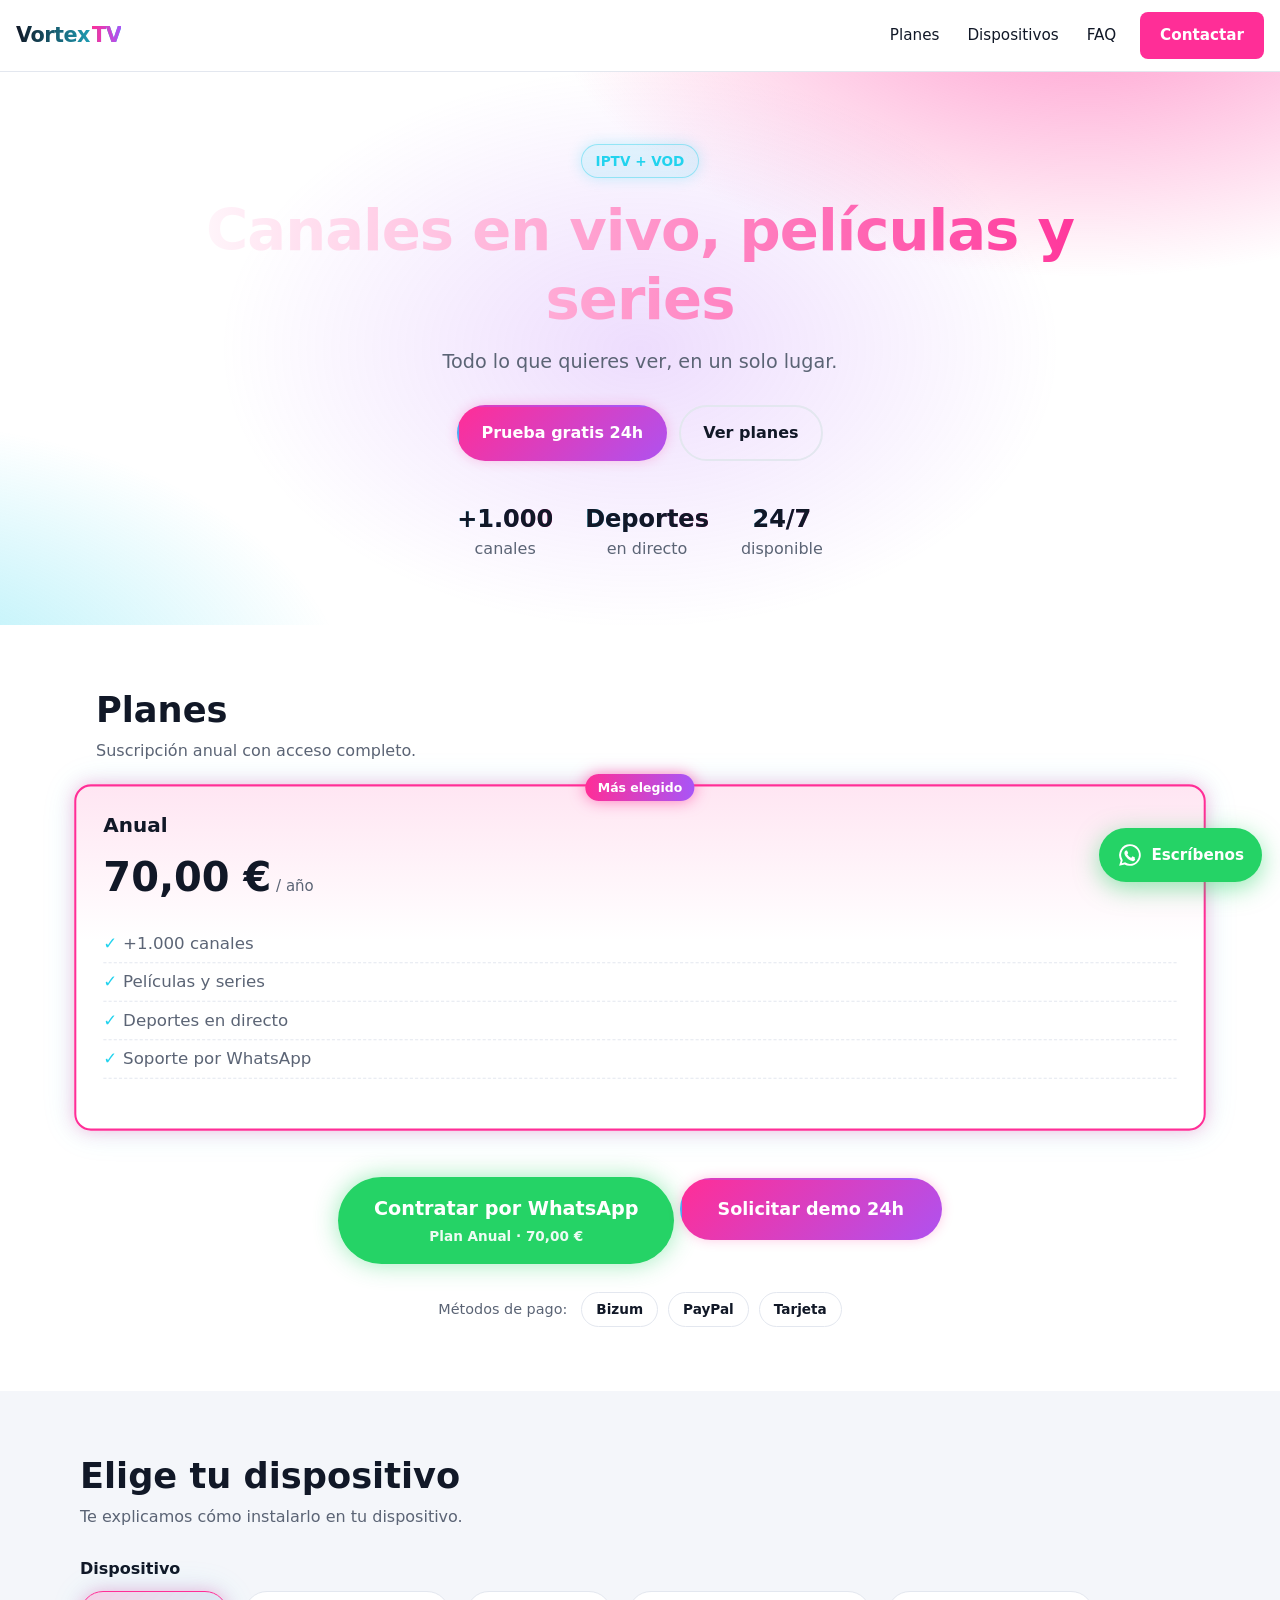
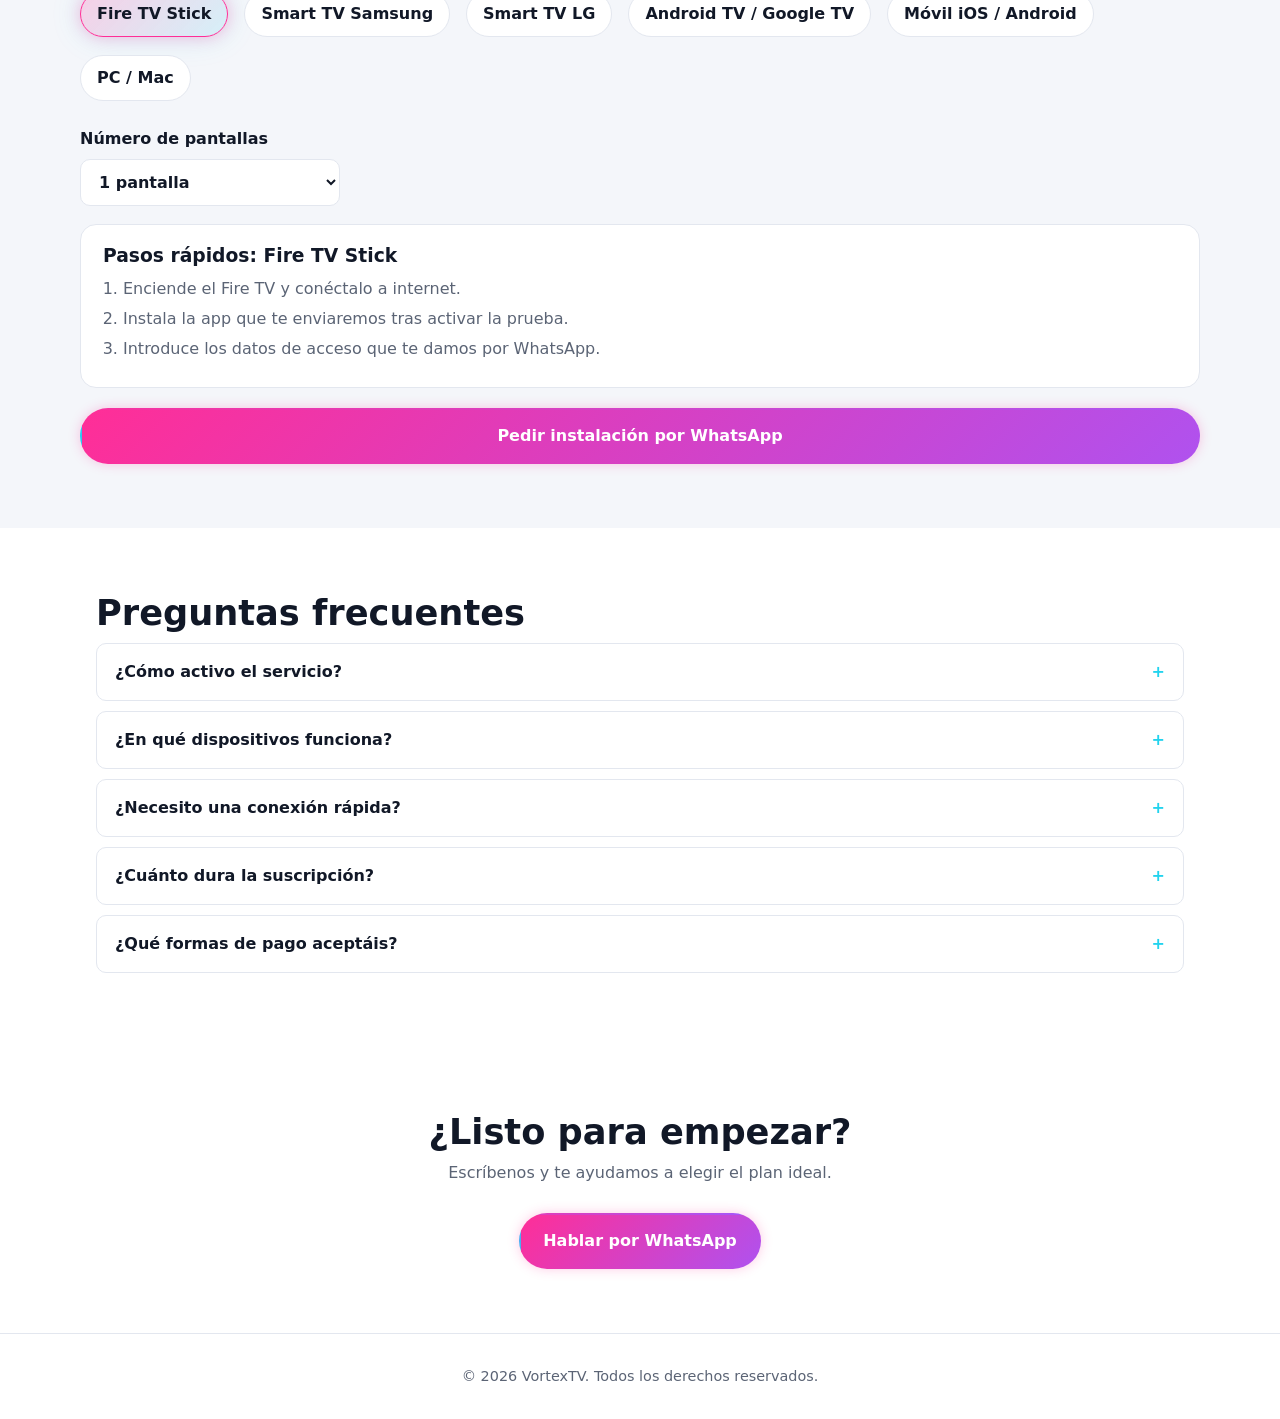
<file: index.html>
﻿<!doctype html>
<html lang="es">
<head>
  <meta charset="utf-8">
  <meta name="viewport" content="width=device-width, initial-scale=1">
  <title>IPTV en vivo y bajo demanda | VortexTV</title>
  <meta name="description" content="Más de 1.000 canales en vivo, deportes, películas y series. Prueba gratis 24 horas y contrata por WhatsApp. Pago con Bizum, PayPal o tarjeta.">
  <link rel="canonical" href="https://morvehtv.com/">

  <!-- Open Graph y Twitter Cards: vista previa al compartir en WhatsApp, Telegram y redes -->
  <meta property="og:type" content="website">
  <meta property="og:site_name" content="VortexTV">
  <meta property="og:locale" content="es_ES">
  <meta property="og:title" content="IPTV en vivo y bajo demanda | VortexTV">
  <meta property="og:description" content="+1.000 canales, deportes y series. Prueba gratis 24 horas.">
  <meta property="og:url" content="https://morvehtv.com/">
  <meta property="og:image" content="https://morvehtv.com/og.png">
  <meta property="og:image:width" content="1200">
  <meta property="og:image:height" content="630">
  <meta name="twitter:card" content="summary_large_image">
  <meta name="twitter:title" content="IPTV en vivo y bajo demanda | VortexTV">
  <meta name="twitter:description" content="+1.000 canales, deportes y series. Prueba gratis 24 horas.">
  <meta name="twitter:image" content="https://morvehtv.com/og.png">

  <!-- Seguridad: GitHub Pages no permite cabeceras propias, así que se aplica con meta.
       La web no carga nada externo: solo estilos y scripts incrustados. -->
  <meta http-equiv="Content-Security-Policy" content="default-src 'none'; style-src 'unsafe-inline'; script-src 'unsafe-inline'; img-src 'self' data:; font-src 'self'; connect-src 'none'; form-action 'none'; base-uri 'none'; object-src 'none'">
  <meta name="referrer" content="strict-origin-when-cross-origin">
  <style>
:root {
  --bg: #07060f;
  --bg-alt: #0f0c1f;
  --card: #151229;
  --text: #f5f3ff;
  --muted: #c4bfe3;
  --brand: #ff2e97;
  --brand-2: #22d3ee;
  --accent: #a855f7;
  --border: #3a3170;
  --radius: 16px;
  --gutter: 16px;
  --glow: 0 0 16px rgba(255,46,151,.3), 0 0 32px rgba(34,211,238,.15);
}

@media (prefers-color-scheme: light) {
  :root:not([data-theme="dark"]) {
    --bg: #ffffff;
    --bg-alt: #f4f6fa;
    --card: #ffffff;
    --text: #111827;
    --muted: #5b6475;
    --border: #e3e7ef;
  }
}

* { box-sizing: border-box; margin: 0; padding: 0; }
html { scroll-behavior: smooth; }
body {
  background: var(--bg);
  color: var(--text);
  font-family: system-ui, -apple-system, "Segoe UI", Roboto, sans-serif;
  line-height: 1.5;
  overflow-x: hidden;
}
img { max-width: 100%; display: block; }
a { color: inherit; text-decoration: none; }
h1, h2, h3 { line-height: 1.2; }

/* ---------- Header ---------- */
.topbar {
  position: sticky; top: 0; z-index: 50;
  display: flex; align-items: center; justify-content: space-between;
  padding: 12px var(--gutter);
  background: color-mix(in srgb, var(--bg) 88%, transparent);
  backdrop-filter: blur(10px);
  border-bottom: 1px solid var(--border);
}
.logo { font-weight: 800; font-size: 1.3rem; letter-spacing: -0.5px; }
.logo { background: linear-gradient(90deg, var(--text), var(--brand-2)); -webkit-background-clip: text; background-clip: text; color: transparent; }
.logo span { background: linear-gradient(90deg, var(--brand), var(--accent)); -webkit-background-clip: text; background-clip: text; color: transparent; margin-left: 2px; }
.menu-toggle {
  background: none; border: 1px solid var(--border); color: var(--text);
  font-size: 1.2rem; width: 44px; height: 44px; border-radius: 10px; cursor: pointer;
}
#nav {
  position: absolute; top: 100%; left: 0; right: 0;
  display: none; flex-direction: column; gap: 4px;
  padding: 12px var(--gutter);
  background: var(--bg); border-bottom: 1px solid var(--border);
}
#nav.open { display: flex; }
#nav a { padding: 12px 8px; border-radius: 8px; }
#nav a:hover { background: var(--bg-alt); }
#nav .btn-small { margin-top: 6px; text-align: center; }

/* ---------- Buttons ---------- */
.btn {
  display: inline-block; padding: 14px 22px; border-radius: 999px;
  font-weight: 700; border: 2px solid transparent; cursor: pointer;
  transition: transform .15s, opacity .15s; text-align: center;
}
.btn:hover { transform: translateY(-2px); box-shadow: var(--glow); }
.btn-primary {
  background: linear-gradient(135deg, var(--brand), var(--accent) 55%, var(--brand-2));
  background-size: 200% 200%; color: #fff; box-shadow: 0 0 12px rgba(255,46,151,.25);
  animation: shift 6s ease infinite;
}
@keyframes shift { 0%,100% { background-position: 0% 50%; } 50% { background-position: 100% 50%; } }
.btn-ghost { border-color: var(--border); color: var(--text); }
.btn-small { padding: 10px 16px; background: var(--brand); color: #fff; }

/* ---------- Hero ---------- */
.hero {
  padding: 72px var(--gutter) 64px;
  background:
    radial-gradient(900px 480px at 85% -15%, rgba(255,46,151,.5), transparent 60%),
    radial-gradient(800px 480px at -10% 115%, rgba(34,211,238,.4), transparent 60%),
    radial-gradient(600px 400px at 50% 50%, rgba(168,85,247,.2), transparent 70%),
    var(--bg);
}
.hero h1 {
  background: linear-gradient(90deg, #fff, var(--brand) 40%, var(--brand-2) 70%, #fff);
  background-size: 250% auto; -webkit-background-clip: text; background-clip: text;
  color: transparent; animation: sheen 5s linear infinite;
}
@keyframes sheen { to { background-position: 250% center; } }
.hero-stats strong { background: linear-gradient(90deg, var(--brand-2), var(--brand)); -webkit-background-clip: text; background-clip: text; color: transparent; }
.hero-inner { max-width: 960px; margin: 0 auto; text-align: center; }
.badge {
  display: inline-block; padding: 6px 14px; border-radius: 999px;
  background: rgba(34,211,238,.12); color: var(--brand-2); font-weight: 800; font-size: .85rem;
  border: 1px solid rgba(34,211,238,.4); box-shadow: 0 0 14px rgba(34,211,238,.25);
}
.hero h1 { font-size: clamp(2rem, 6vw, 3.6rem); margin: 18px 0 14px; letter-spacing: -1px; }
.lead { color: var(--muted); font-size: clamp(1rem, 2.5vw, 1.2rem); max-width: 640px; margin: 0 auto; }
.hero-cta { display: flex; flex-wrap: wrap; gap: 12px; justify-content: center; margin-top: 28px; }
.hero-stats {
  list-style: none; display: flex; flex-wrap: wrap; justify-content: center; gap: 12px 32px;
  margin-top: 40px; color: var(--muted);
}
.hero-stats strong { display: block; color: var(--text); font-size: 1.5rem; }

/* ---------- Sections ---------- */
.section { padding: 64px var(--gutter); max-width: 1120px; margin: 0 auto; }
.section.alt { max-width: none; background: var(--bg-alt); }
.section.alt > * { max-width: 1120px; margin-left: auto; margin-right: auto; }
.section h2 { font-size: clamp(1.6rem, 4vw, 2.2rem); margin-bottom: 8px; }
.section-sub { color: var(--muted); margin-bottom: 28px; }

/* Canales */
.chips { display: flex; flex-wrap: wrap; gap: 10px; }
.chip {
  padding: 10px 18px; border-radius: 999px; background: var(--card);
  border: 1px solid var(--border); font-size: .95rem; font-weight: 600;
  transition: box-shadow .2s, border-color .2s;
}
.chip:hover { border-color: var(--brand-2); box-shadow: 0 0 16px rgba(34,211,238,.35); }

/* VOD */
.filters { display: flex; gap: 8px; margin-bottom: 20px; flex-wrap: wrap; }
.filter {
  padding: 8px 16px; border-radius: 999px; border: 1px solid var(--border);
  background: transparent; color: var(--text); cursor: pointer; font-weight: 600;
}
.filter.active { background: var(--text); color: var(--bg); border-color: var(--text); }
.vod-grid {
  display: grid; gap: 14px;
  grid-template-columns: repeat(auto-fill, minmax(150px, 1fr));
}
.poster {
  aspect-ratio: 2 / 3; border-radius: var(--radius); padding: 14px;
  display: flex; flex-direction: column; justify-content: flex-end;
  color: #fff; position: relative; overflow: hidden;
  box-shadow: 0 6px 18px rgba(0,0,0,.25);
}
.poster::after {
  content: ""; position: absolute; inset: 0;
  background: linear-gradient(180deg, transparent 40%, rgba(0,0,0,.75));
}
.poster > * { position: relative; z-index: 1; }
.poster .tag {
  position: absolute; top: 10px; left: 10px; z-index: 1;
  background: rgba(0,0,0,.5); padding: 3px 8px; border-radius: 6px; font-size: .72rem;
}
.poster h3 { font-size: .95rem; }
.poster small { opacity: .8; font-size: .78rem; }

/* Pricing */
.pricing { display: grid; gap: 18px; grid-template-columns: repeat(auto-fit, minmax(240px, 1fr)); }
.plan {
  background: var(--card); border: 1px solid var(--border); border-radius: var(--radius);
  padding: 26px; display: flex; flex-direction: column; position: relative;
}
.plan { transition: transform .2s, box-shadow .2s; }
.plan:hover { transform: translateY(-4px); }
.plan.destacado {
  border: 2px solid var(--brand); transform: scale(1.02);
  box-shadow: var(--glow); background: linear-gradient(180deg, rgba(255,46,151,.12), var(--card) 45%);
}
.plan .ribbon {
  position: absolute; top: -12px; left: 50%; transform: translateX(-50%);
  background: linear-gradient(90deg, var(--brand), var(--accent)); color: #fff; box-shadow: 0 0 14px rgba(255,46,151,.6); font-size: .75rem; font-weight: 700;
  padding: 4px 12px; border-radius: 999px; white-space: nowrap;
}
.plan h3 { font-size: 1.2rem; }
.price { font-size: 2.4rem; font-weight: 800; margin: 10px 0 16px; }
.price small { font-size: .9rem; color: var(--muted); font-weight: 500; }
.plan ul { list-style: none; margin-bottom: 22px; flex: 1; }
.plan li { padding: 6px 0; color: var(--muted); border-bottom: 1px dashed var(--border); }
.plan li::before { content: "✓ "; color: var(--brand-2); font-weight: 700; }
.plan .btn { width: 100%; }

/* WhatsApp grande */
.wa-big { text-align: center; margin-top: 36px; }
.btn-wa {
  display: inline-flex; flex-direction: column; align-items: center; gap: 2px;
  padding: 18px 36px; border-radius: 999px; background: #25d366; color: #fff;
  font-size: 1.2rem; font-weight: 800; box-shadow: 0 0 24px rgba(37,211,102,.45);
  transition: transform .15s, box-shadow .2s;
}
.btn-wa:hover { transform: translateY(-2px); box-shadow: 0 0 34px rgba(37,211,102,.65); }
.btn-wa small { font-size: .85rem; font-weight: 600; opacity: .92; }
.wa-big .btn { display: inline-block; margin-top: 18px; padding: 16px 36px; font-size: 1.1rem; }

/* Métodos de pago */
.pagos { display: flex; flex-wrap: wrap; justify-content: center; align-items: center; gap: 10px; margin-top: 28px; }
.pagos-label { color: var(--muted); font-size: .9rem; margin-right: 4px; }
.pago-tag {
  padding: 6px 14px; border-radius: 999px; border: 1px solid var(--border);
  background: var(--card); font-weight: 700; font-size: .85rem;
}

/* Selector de dispositivos */
.selector { max-width: 760px; margin: 0 auto; }
.opciones { border: 0; margin-bottom: 18px; }
.opciones legend { font-weight: 700; margin-bottom: 10px; }
.chip-btn {
  padding: 10px 16px; border-radius: 999px; border: 1px solid var(--border);
  background: var(--card); color: var(--text); font: inherit; font-weight: 600; cursor: pointer;
  margin: 0 6px 8px 0; transition: box-shadow .2s, border-color .2s;
}
.chip-btn:hover { border-color: var(--brand-2); }
.chip-btn.active {
  border-color: var(--brand); background: linear-gradient(135deg, rgba(255,46,151,.2), rgba(34,211,238,.15));
  box-shadow: var(--glow);
}
.pantallas { display: block; margin-bottom: 18px; font-weight: 600; }
.pantallas select {
  display: block; margin-top: 8px; padding: 12px 14px; width: 100%; max-width: 260px;
  border-radius: 10px; border: 1px solid var(--border); background: var(--card); color: var(--text); font: inherit;
}
.pasos {
  background: var(--card); border: 1px solid var(--border); border-radius: var(--radius);
  padding: 20px 22px; margin-bottom: 20px;
}
.pasos h3 { margin-bottom: 10px; }
.pasos ol { padding-left: 20px; color: var(--muted); }
.pasos li { margin: 6px 0; }
.btn-block { display: block; width: 100%; }

/* Botón flotante de WhatsApp */
.wa-float {
  position: fixed; right: 18px; bottom: 18px; z-index: 60;
  display: inline-flex; align-items: center; gap: 8px;
  padding: 14px 18px; border-radius: 999px; background: #25d366; color: #fff; font-weight: 800;
  box-shadow: 0 6px 24px rgba(37,211,102,.5);
}
.wa-float:hover { transform: translateY(-2px); }
.wa-float span { font-size: .95rem; }

/* Devices */
.devices { display: grid; gap: 14px; grid-template-columns: repeat(auto-fit, minmax(150px, 1fr)); }
.device {
  background: var(--card); border: 1px solid var(--border); border-radius: var(--radius);
  padding: 22px; text-align: center; font-size: 2rem; transition: box-shadow .2s, transform .2s;
}
.device:hover { transform: translateY(-3px); box-shadow: 0 0 22px rgba(168,85,247,.45); }
.device span { display: block; font-size: .95rem; margin-top: 8px; color: var(--muted); }

/* FAQ */
.faq details {
  background: var(--card); border: 1px solid var(--border); border-radius: 10px;
  padding: 16px 18px; margin-bottom: 10px;
}
.faq summary { cursor: pointer; font-weight: 600; list-style: none; }
.faq summary::-webkit-details-marker { display: none; }
.faq summary::after { content: "+"; float: right; color: var(--brand-2); font-weight: 800; }
.faq details[open] { border-color: var(--brand); box-shadow: 0 0 16px rgba(255,46,151,.25); }
.faq details[open] summary::after { content: "−"; }
.faq details p { color: var(--muted); margin-top: 10px; }

/* Final CTA */
.cta-final { text-align: center; }
.cta-final p { color: var(--muted); margin-top: 6px; }

/* Footer */
.footer {
  text-align: center; padding: 32px var(--gutter); color: var(--muted);
  border-top: 1px solid var(--border); font-size: .9rem;
}
.footer .legal { font-size: .78rem; margin-top: 10px; max-width: 640px; margin-inline: auto; }

/* ---------- Desktop ---------- */
@media (min-width: 860px) {
  .menu-toggle { display: none; }
  #nav {
    position: static; display: flex; flex-direction: row; align-items: center; gap: 4px;
    padding: 0; background: none; border: 0;
  }
  #nav a { padding: 8px 12px; font-size: .95rem; }
  #nav .btn-small { margin: 0 0 0 8px; padding: 10px 18px; }
  .plan.destacado { transform: scale(1.04); }
  .plan.destacado:hover { transform: scale(1.04) translateY(-4px); }
}

@media (prefers-reduced-motion: reduce) {
  *, *::before, *::after { animation: none !important; transition: none !important; }
}

</style>
</head>
<body>

  <header class="topbar">
    <a href="#inicio" class="logo" id="logo">Vortex<span>TV</span></a>
    <button class="menu-toggle" id="menuToggle" aria-label="Abrir menú" aria-expanded="false">☰</button>
    <nav id="nav">
      <a href="#planes">Planes</a>
      <a href="#dispositivos">Dispositivos</a>
      <a href="#faq">FAQ</a>
      <a href="#contacto" class="btn btn-small">Contactar</a>
    </nav>
  </header>

  <section class="hero" id="inicio">
    <div class="hero-inner">
      <span class="badge">IPTV + VOD</span>
      <h1>Canales en vivo, películas y series</h1>
      <p class="lead" id="heroSlogan"></p>
      <div class="hero-cta">
        <a id="waDemoHero" class="btn btn-primary" href="#" target="_blank" rel="noopener">Prueba gratis 24h</a>
        <a href="#planes" class="btn btn-ghost">Ver planes</a>
      </div>
      <ul class="hero-stats">
        <li><strong>+1.000</strong> canales</li>
        <li><strong>Deportes</strong> en directo</li>
        <li><strong>24/7</strong> disponible</li>
      </ul>
    </div>
  </section>

  <section class="section" id="planes">
    <h2>Planes</h2>
    <p class="section-sub">Suscripción anual con acceso completo.</p>
    <div class="pricing" id="pricing"></div>
    <div class="wa-big" id="waPlanes"></div>
    <div class="pagos" aria-label="Métodos de pago aceptados" id="pagos"></div>
  </section>

  <section class="section alt" id="dispositivos">
    <h2>Elige tu dispositivo</h2>
    <p class="section-sub">Te explicamos cómo instalarlo en tu dispositivo.</p>
    <div class="selector">
      <fieldset class="opciones">
        <legend>Dispositivo</legend>
        <div id="dispositivoOpciones" class="chips"></div>
      </fieldset>
      <label class="pantallas">
        Número de pantallas
        <select id="pantallas">
          <option value="1">1 pantalla</option>
          <option value="2">2 pantallas</option>
          <option value="3">3 pantallas</option>
          <option value="4">4 pantallas</option>
        </select>
      </label>
      <div class="pasos" id="pasos" aria-live="polite"></div>
      <a id="waDispositivo" class="btn btn-primary btn-block" href="#" target="_blank" rel="noopener">Pedir instalación por WhatsApp</a>
    </div>
  </section>

  <section class="section" id="faq">
    <h2>Preguntas frecuentes</h2>
    <div class="faq" id="faqList"></div>
  </section>

  <section class="section cta-final" id="contacto">
    <h2>¿Listo para empezar?</h2>
    <p>Escríbenos y te ayudamos a elegir el plan ideal.</p>
    <div class="hero-cta">
      <a id="waBtn" class="btn btn-primary" href="#" target="_blank" rel="noopener">Hablar por WhatsApp</a>
    </div>
  </section>

  <a id="waFloat" class="wa-float" href="#" target="_blank" rel="noopener" aria-label="Escribir por WhatsApp">
    <svg viewBox="0 0 24 24" width="26" height="26" aria-hidden="true"><path fill="currentColor" d="M12 2a10 10 0 0 0-8.6 15.1L2 22l5-1.3A10 10 0 1 0 12 2zm0 18.2a8.2 8.2 0 0 1-4.2-1.2l-.3-.2-3 .8.8-2.9-.2-.3A8.2 8.2 0 1 1 12 20.2zm4.5-6.1c-.2-.1-1.5-.7-1.7-.8s-.4-.1-.6.1-.6.8-.8 1-.3.2-.5.1a6.7 6.7 0 0 1-3.3-2.9c-.2-.4.2-.4.6-1.2.1-.2 0-.3 0-.4l-.7-1.8c-.2-.4-.4-.4-.6-.4h-.5a1 1 0 0 0-.7.3 3 3 0 0 0-.9 2.2 5.2 5.2 0 0 0 1.1 2.8 11.9 11.9 0 0 0 4.6 4c2.2.9 2.2.6 2.6.6a2.2 2.2 0 0 0 1.5-1 1.9 1.9 0 0 0 .1-1.1c-.1-.1-.2-.2-.4-.3z"/></svg>
    <span>Escríbenos</span>
  </a>

  <footer class="footer">
    <p id="footerNombre"></p>
  </footer>

  <script>
/*
  CONFIGURACIÓN DEL NEGOCIO
  Edita este archivo para cambiar nombre, contacto, precios y textos.
  Después ejecuta build.ps1 para regenerar index.html.
*/
window.SITE_CONFIG = {
  nombre: "VortexTV",
  slogan: "Todo lo que quieres ver, en un solo lugar.",
  // Número de WhatsApp con código de país, sin + ni espacios
  whatsapp: "34614467813",
  moneda: "€",
  url: "https://morvehtv.com/",

  // Mensajes predefinidos de WhatsApp.
  // Variables: {marca}, {plan}, {precio}, {dispositivo}, {pantallas}
  mensajes: {
    general: "Hola, quiero información sobre {marca}.",
    demo: "Hola, quiero solicitar una prueba gratuita de 24 horas de {marca}. ¿Me la podéis activar?",
    plan: "Hola, quiero contratar el plan {plan} de {marca} ({precio}). ¿Cómo puedo empezar?",
    dispositivo: "Hola, tengo {dispositivo} y quiero {pantallas} pantalla(s) con {marca}. ¿Cómo lo instalo?"
  },

  planes: [
    {
      nombre: "Anual",
      precio: 70,
      periodo: "año",
      destacado: true,
      // Ventajas redactadas a partir de lo indicado: revísalas y ajústalas
      features: ["+1.000 canales", "Películas y series", "Deportes en directo", "Soporte por WhatsApp"]
    }
  ],

  // Métodos de pago que se muestran junto a los planes
  pagos: ["Bizum", "PayPal", "Tarjeta"],

  faq: [
    { p: "¿Cómo activo el servicio?", r: "Escríbenos por WhatsApp, elige tu plan y en poco tiempo te enviamos los datos de acceso." },
    { p: "¿En qué dispositivos funciona?", r: "Smart TV, Android TV, Fire TV, móvil, tablet y PC mediante una app compatible o reproductor IPTV." },
    { p: "¿Necesito una conexión rápida?", r: "Recomendamos al menos 10 Mbps para HD y 25 Mbps para 4K." },
    { p: "¿Cuánto dura la suscripción?", r: "El plan anual cubre 12 meses desde la activación." },
    { p: "¿Qué formas de pago aceptáis?", r: "Bizum, PayPal y tarjeta. Te indicamos cómo pagar al contratar por WhatsApp." }
  ],

  // Opciones del selector de dispositivos
  dispositivos: [
    { id: "firetv", nombre: "Fire TV Stick", pasos: ["Enciende el Fire TV y conéctalo a internet.", "Instala la app que te enviaremos tras activar la prueba.", "Introduce los datos de acceso que te damos por WhatsApp."] },
    { id: "samsung", nombre: "Smart TV Samsung", pasos: ["Conecta el televisor a internet.", "Busca la app en la tienda del televisor y ábrela.", "Introduce los datos de acceso que te damos por WhatsApp."] },
    { id: "lg", nombre: "Smart TV LG", pasos: ["Conecta el televisor a internet.", "Busca la app en la tienda del televisor y ábrela.", "Introduce los datos de acceso que te damos por WhatsApp."] },
    { id: "androidtv", nombre: "Android TV / Google TV", pasos: ["Conecta el dispositivo a internet.", "Instala la app que te enviaremos tras activar la prueba.", "Introduce los datos de acceso que te damos por WhatsApp."] },
    { id: "movil", nombre: "Móvil iOS / Android", pasos: ["Descarga la app compatible con tu teléfono.", "Ábrela e introduce los datos de acceso.", "Empieza a ver tus canales y contenidos."] },
    { id: "pc", nombre: "PC / Mac", pasos: ["Abre un reproductor IPTV compatible en tu ordenador.", "Añade la lista que te enviaremos por WhatsApp.", "Empieza a ver tus canales y contenidos."] }
  ]
};

</script>
  <script>
(function () {
  const C = window.SITE_CONFIG;
  const $ = (sel) => document.querySelector(sel);
  const fmt = new Intl.NumberFormat("es-ES", { minimumFractionDigits: 2, maximumFractionDigits: 2 });

  // ----- Utilidades -----
  function escapeHtml(str) {
    return String(str).replace(/[&<>"']/g, (ch) => ({ "&": "&amp;", "<": "&lt;", ">": "&gt;", '"': "&quot;", "'": "&#39;" }[ch]));
  }

  // Rellena las variables {marca}, {plan}, {precio}... de una plantilla
  function rellenar(plantilla, vars) {
    return Object.keys(vars).reduce(
      (texto, clave) => texto.replace(new RegExp("\\{" + clave + "\\}", "g"), vars[clave]),
      plantilla
    );
  }

  // Enlace de WhatsApp con un mensaje predefinido
  function waUrl(plantilla, vars) {
    const texto = rellenar(plantilla, Object.assign({ marca: C.nombre }, vars || {}));
    return "https://wa.me/" + C.whatsapp + "?text=" + encodeURIComponent(texto);
  }

  // ----- Textos generales y WhatsApp -----
  $("#logo").innerHTML = C.nombre.replace(/TV$/, "").trim() + "<span>TV</span>";
  $("#heroSlogan").textContent = C.slogan;
  $("#footerNombre").textContent = "© " + new Date().getFullYear() + " " + C.nombre + ". Todos los derechos reservados.";

  $("#waDemoHero").href = waUrl(C.mensajes.demo);
  $("#waBtn").href = waUrl(C.mensajes.general);
  $("#waFloat").href = waUrl(C.mensajes.general);

  // ----- Planes -----
  const principal = C.planes.find((p) => p.destacado) || C.planes[0];

  $("#pricing").innerHTML = C.planes.map((p) => `
      <div class="plan ${p.destacado ? "destacado" : ""}">
        ${p.destacado ? '<span class="ribbon">Más elegido</span>' : ""}
        <h3>${escapeHtml(p.nombre)}</h3>
        <div class="price">${fmt.format(p.precio)} ${escapeHtml(C.moneda)}<small> / ${escapeHtml(p.periodo)}</small></div>
        <ul>${p.features.map((f) => `<li>${escapeHtml(f)}</li>`).join("")}</ul>
      </div>`).join("");

  if (principal) {
    const precio = fmt.format(principal.precio) + " " + C.moneda;
    $("#waPlanes").innerHTML = `
      <a class="btn-wa" href="${waUrl(C.mensajes.plan, { plan: principal.nombre, precio: precio })}" target="_blank" rel="noopener">
        Contratar por WhatsApp
        <small>Plan ${escapeHtml(principal.nombre)} · ${escapeHtml(precio)}</small>
      </a>
      <a class="btn btn-primary" href="${waUrl(C.mensajes.demo)}" target="_blank" rel="noopener">Solicitar demo 24h</a>`;
  }

  $("#pagos").innerHTML = '<span class="pagos-label">Métodos de pago:</span>' +
    C.pagos.map((m) => `<span class="pago-tag">${escapeHtml(m)}</span>`).join("");

  // ----- Selector de dispositivos -----
  const opciones = $("#dispositivoOpciones");
  const pasos = $("#pasos");
  const pantallas = $("#pantallas");
  const waDisp = $("#waDispositivo");
  let seleccionado = C.dispositivos[0];

  function renderDispositivo() {
    opciones.querySelectorAll("button").forEach((b) => {
      const activo = b.dataset.id === seleccionado.id;
      b.classList.toggle("active", activo);
      b.setAttribute("aria-pressed", String(activo));
    });
    pasos.innerHTML = "<h3>Pasos rápidos: " + escapeHtml(seleccionado.nombre) + "</h3><ol>" +
      seleccionado.pasos.map((s) => `<li>${escapeHtml(s)}</li>`).join("") + "</ol>";
    waDisp.href = waUrl(C.mensajes.dispositivo, {
      dispositivo: seleccionado.nombre,
      pantallas: pantallas.value
    });
  }

  opciones.innerHTML = C.dispositivos.map((d) =>
    `<button type="button" class="chip-btn" data-id="${escapeHtml(d.id)}">${escapeHtml(d.nombre)}</button>`
  ).join("");

  opciones.addEventListener("click", (e) => {
    const btn = e.target.closest("button[data-id]");
    if (!btn) return;
    seleccionado = C.dispositivos.find((d) => d.id === btn.dataset.id) || seleccionado;
    renderDispositivo();
  });
  pantallas.addEventListener("change", renderDispositivo);
  renderDispositivo();

  // ----- FAQ -----
  $("#faqList").innerHTML = C.faq.map((f) => `
    <details>
      <summary>${escapeHtml(f.p)}</summary>
      <p>${escapeHtml(f.r)}</p>
    </details>`).join("");

  // ----- Menú móvil -----
  const toggle = $("#menuToggle");
  const nav = $("#nav");
  toggle.addEventListener("click", () => {
    const open = nav.classList.toggle("open");
    toggle.setAttribute("aria-expanded", String(open));
  });
  nav.querySelectorAll("a").forEach((a) => a.addEventListener("click", () => {
    nav.classList.remove("open");
    toggle.setAttribute("aria-expanded", "false");
  }));
})();

</script>
</body>
</html>
</file>
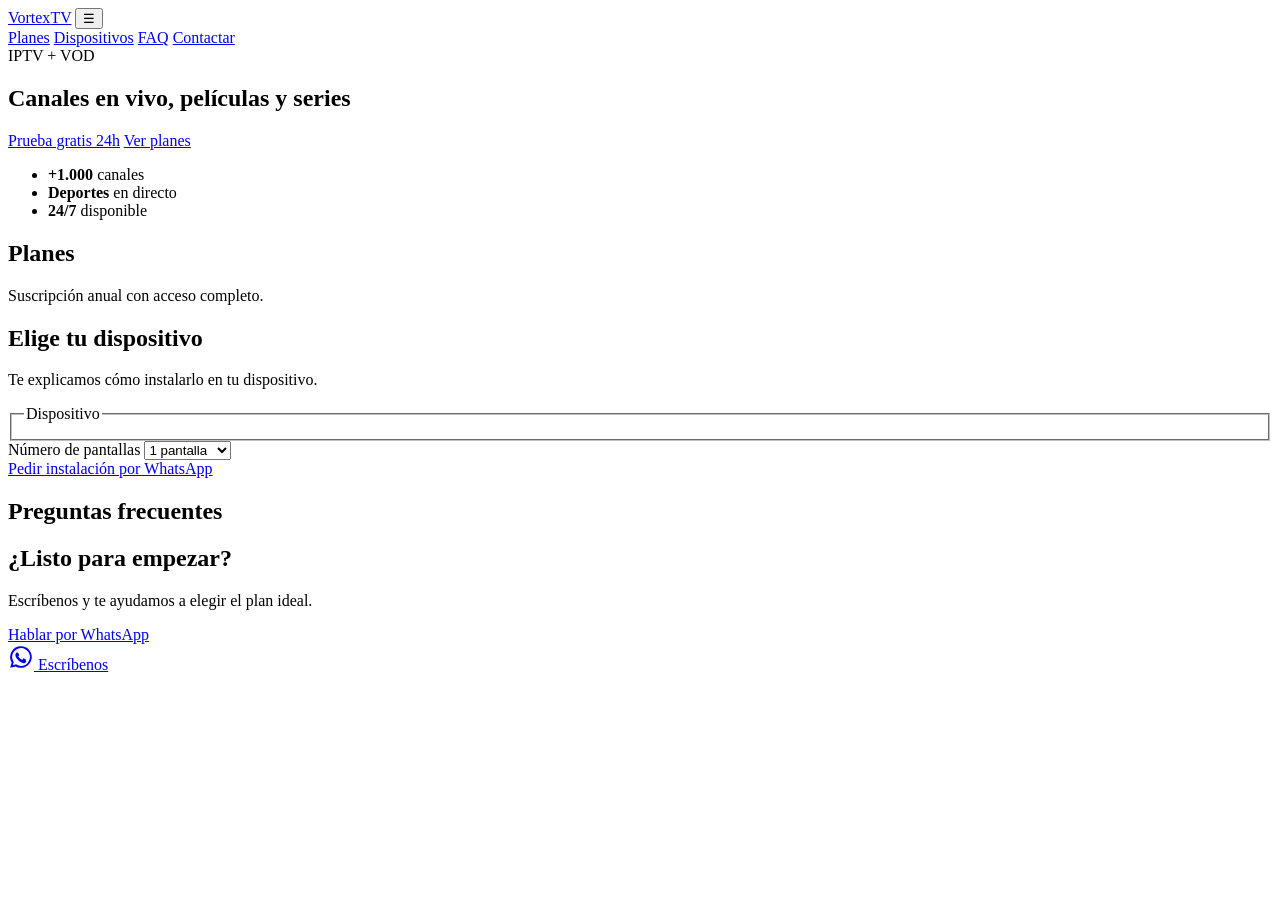
<file: index.src.html>
<!doctype html>
<html lang="es">
<head>
  <meta charset="utf-8">
  <meta name="viewport" content="width=device-width, initial-scale=1">
  <title>IPTV en vivo y bajo demanda | VortexTV</title>
  <meta name="description" content="Más de 1.000 canales en vivo, deportes, películas y series. Prueba gratis 24 horas y contrata por WhatsApp. Pago con Bizum, PayPal o tarjeta.">
  <link rel="canonical" href="https://morvehtv.com/">

  <!-- Open Graph y Twitter Cards: vista previa al compartir en WhatsApp, Telegram y redes -->
  <meta property="og:type" content="website">
  <meta property="og:site_name" content="VortexTV">
  <meta property="og:locale" content="es_ES">
  <meta property="og:title" content="IPTV en vivo y bajo demanda | VortexTV">
  <meta property="og:description" content="+1.000 canales, deportes y series. Prueba gratis 24 horas.">
  <meta property="og:url" content="https://morvehtv.com/">
  <meta property="og:image" content="https://morvehtv.com/og.png">
  <meta property="og:image:width" content="1200">
  <meta property="og:image:height" content="630">
  <meta name="twitter:card" content="summary_large_image">
  <meta name="twitter:title" content="IPTV en vivo y bajo demanda | VortexTV">
  <meta name="twitter:description" content="+1.000 canales, deportes y series. Prueba gratis 24 horas.">
  <meta name="twitter:image" content="https://morvehtv.com/og.png">

  <!-- Seguridad: GitHub Pages no permite cabeceras propias, así que se aplica con meta.
       La web no carga nada externo: solo estilos y scripts incrustados. -->
  <meta http-equiv="Content-Security-Policy" content="default-src 'none'; style-src 'unsafe-inline'; script-src 'unsafe-inline'; img-src 'self' data:; font-src 'self'; connect-src 'none'; form-action 'none'; base-uri 'none'; object-src 'none'">
  <meta name="referrer" content="strict-origin-when-cross-origin">
  <link rel="stylesheet" href="css/styles.css">
</head>
<body>

  <header class="topbar">
    <a href="#inicio" class="logo" id="logo">Vortex<span>TV</span></a>
    <button class="menu-toggle" id="menuToggle" aria-label="Abrir menú" aria-expanded="false">☰</button>
    <nav id="nav">
      <a href="#planes">Planes</a>
      <a href="#dispositivos">Dispositivos</a>
      <a href="#faq">FAQ</a>
      <a href="#contacto" class="btn btn-small">Contactar</a>
    </nav>
  </header>

  <section class="hero" id="inicio">
    <div class="hero-inner">
      <span class="badge">IPTV + VOD</span>
      <h1>Canales en vivo, películas y series</h1>
      <p class="lead" id="heroSlogan"></p>
      <div class="hero-cta">
        <a id="waDemoHero" class="btn btn-primary" href="#" target="_blank" rel="noopener">Prueba gratis 24h</a>
        <a href="#planes" class="btn btn-ghost">Ver planes</a>
      </div>
      <ul class="hero-stats">
        <li><strong>+1.000</strong> canales</li>
        <li><strong>Deportes</strong> en directo</li>
        <li><strong>24/7</strong> disponible</li>
      </ul>
    </div>
  </section>

  <section class="section" id="planes">
    <h2>Planes</h2>
    <p class="section-sub">Suscripción anual con acceso completo.</p>
    <div class="pricing" id="pricing"></div>
    <div class="wa-big" id="waPlanes"></div>
    <div class="pagos" aria-label="Métodos de pago aceptados" id="pagos"></div>
  </section>

  <section class="section alt" id="dispositivos">
    <h2>Elige tu dispositivo</h2>
    <p class="section-sub">Te explicamos cómo instalarlo en tu dispositivo.</p>
    <div class="selector">
      <fieldset class="opciones">
        <legend>Dispositivo</legend>
        <div id="dispositivoOpciones" class="chips"></div>
      </fieldset>
      <label class="pantallas">
        Número de pantallas
        <select id="pantallas">
          <option value="1">1 pantalla</option>
          <option value="2">2 pantallas</option>
          <option value="3">3 pantallas</option>
          <option value="4">4 pantallas</option>
        </select>
      </label>
      <div class="pasos" id="pasos" aria-live="polite"></div>
      <a id="waDispositivo" class="btn btn-primary btn-block" href="#" target="_blank" rel="noopener">Pedir instalación por WhatsApp</a>
    </div>
  </section>

  <section class="section" id="faq">
    <h2>Preguntas frecuentes</h2>
    <div class="faq" id="faqList"></div>
  </section>

  <section class="section cta-final" id="contacto">
    <h2>¿Listo para empezar?</h2>
    <p>Escríbenos y te ayudamos a elegir el plan ideal.</p>
    <div class="hero-cta">
      <a id="waBtn" class="btn btn-primary" href="#" target="_blank" rel="noopener">Hablar por WhatsApp</a>
    </div>
  </section>

  <a id="waFloat" class="wa-float" href="#" target="_blank" rel="noopener" aria-label="Escribir por WhatsApp">
    <svg viewBox="0 0 24 24" width="26" height="26" aria-hidden="true"><path fill="currentColor" d="M12 2a10 10 0 0 0-8.6 15.1L2 22l5-1.3A10 10 0 1 0 12 2zm0 18.2a8.2 8.2 0 0 1-4.2-1.2l-.3-.2-3 .8.8-2.9-.2-.3A8.2 8.2 0 1 1 12 20.2zm4.5-6.1c-.2-.1-1.5-.7-1.7-.8s-.4-.1-.6.1-.6.8-.8 1-.3.2-.5.1a6.7 6.7 0 0 1-3.3-2.9c-.2-.4.2-.4.6-1.2.1-.2 0-.3 0-.4l-.7-1.8c-.2-.4-.4-.4-.6-.4h-.5a1 1 0 0 0-.7.3 3 3 0 0 0-.9 2.2 5.2 5.2 0 0 0 1.1 2.8 11.9 11.9 0 0 0 4.6 4c2.2.9 2.2.6 2.6.6a2.2 2.2 0 0 0 1.5-1 1.9 1.9 0 0 0 .1-1.1c-.1-.1-.2-.2-.4-.3z"/></svg>
    <span>Escríbenos</span>
  </a>

  <footer class="footer">
    <p id="footerNombre"></p>
  </footer>

  <script src="js/config.js"></script>
  <script src="js/app.js"></script>
</body>
</html>
</file>
<file: css/styles.css>
:root {
  --bg: #07060f;
  --bg-alt: #0f0c1f;
  --card: #151229;
  --text: #f5f3ff;
  --muted: #c4bfe3;
  --brand: #ff2e97;
  --brand-2: #22d3ee;
  --accent: #a855f7;
  --border: #3a3170;
  --radius: 16px;
  --gutter: 16px;
  --glow: 0 0 16px rgba(255,46,151,.3), 0 0 32px rgba(34,211,238,.15);
}

@media (prefers-color-scheme: light) {
  :root:not([data-theme="dark"]) {
    --bg: #ffffff;
    --bg-alt: #f4f6fa;
    --card: #ffffff;
    --text: #111827;
    --muted: #5b6475;
    --border: #e3e7ef;
  }
}

* { box-sizing: border-box; margin: 0; padding: 0; }
html { scroll-behavior: smooth; }
body {
  background: var(--bg);
  color: var(--text);
  font-family: system-ui, -apple-system, "Segoe UI", Roboto, sans-serif;
  line-height: 1.5;
  overflow-x: hidden;
}
img { max-width: 100%; display: block; }
a { color: inherit; text-decoration: none; }
h1, h2, h3 { line-height: 1.2; }

/* ---------- Header ---------- */
.topbar {
  position: sticky; top: 0; z-index: 50;
  display: flex; align-items: center; justify-content: space-between;
  padding: 12px var(--gutter);
  background: color-mix(in srgb, var(--bg) 88%, transparent);
  backdrop-filter: blur(10px);
  border-bottom: 1px solid var(--border);
}
.logo { font-weight: 800; font-size: 1.3rem; letter-spacing: -0.5px; }
.logo { background: linear-gradient(90deg, var(--text), var(--brand-2)); -webkit-background-clip: text; background-clip: text; color: transparent; }
.logo span { background: linear-gradient(90deg, var(--brand), var(--accent)); -webkit-background-clip: text; background-clip: text; color: transparent; margin-left: 2px; }
.menu-toggle {
  background: none; border: 1px solid var(--border); color: var(--text);
  font-size: 1.2rem; width: 44px; height: 44px; border-radius: 10px; cursor: pointer;
}
#nav {
  position: absolute; top: 100%; left: 0; right: 0;
  display: none; flex-direction: column; gap: 4px;
  padding: 12px var(--gutter);
  background: var(--bg); border-bottom: 1px solid var(--border);
}
#nav.open { display: flex; }
#nav a { padding: 12px 8px; border-radius: 8px; }
#nav a:hover { background: var(--bg-alt); }
#nav .btn-small { margin-top: 6px; text-align: center; }

/* ---------- Buttons ---------- */
.btn {
  display: inline-block; padding: 14px 22px; border-radius: 999px;
  font-weight: 700; border: 2px solid transparent; cursor: pointer;
  transition: transform .15s, opacity .15s; text-align: center;
}
.btn:hover { transform: translateY(-2px); box-shadow: var(--glow); }
.btn-primary {
  background: linear-gradient(135deg, var(--brand), var(--accent) 55%, var(--brand-2));
  background-size: 200% 200%; color: #fff; box-shadow: 0 0 12px rgba(255,46,151,.25);
  animation: shift 6s ease infinite;
}
@keyframes shift { 0%,100% { background-position: 0% 50%; } 50% { background-position: 100% 50%; } }
.btn-ghost { border-color: var(--border); color: var(--text); }
.btn-small { padding: 10px 16px; background: var(--brand); color: #fff; }

/* ---------- Hero ---------- */
.hero {
  padding: 72px var(--gutter) 64px;
  background:
    radial-gradient(900px 480px at 85% -15%, rgba(255,46,151,.5), transparent 60%),
    radial-gradient(800px 480px at -10% 115%, rgba(34,211,238,.4), transparent 60%),
    radial-gradient(600px 400px at 50% 50%, rgba(168,85,247,.2), transparent 70%),
    var(--bg);
}
.hero h1 {
  background: linear-gradient(90deg, #fff, var(--brand) 40%, var(--brand-2) 70%, #fff);
  background-size: 250% auto; -webkit-background-clip: text; background-clip: text;
  color: transparent; animation: sheen 5s linear infinite;
}
@keyframes sheen { to { background-position: 250% center; } }
.hero-stats strong { background: linear-gradient(90deg, var(--brand-2), var(--brand)); -webkit-background-clip: text; background-clip: text; color: transparent; }
.hero-inner { max-width: 960px; margin: 0 auto; text-align: center; }
.badge {
  display: inline-block; padding: 6px 14px; border-radius: 999px;
  background: rgba(34,211,238,.12); color: var(--brand-2); font-weight: 800; font-size: .85rem;
  border: 1px solid rgba(34,211,238,.4); box-shadow: 0 0 14px rgba(34,211,238,.25);
}
.hero h1 { font-size: clamp(2rem, 6vw, 3.6rem); margin: 18px 0 14px; letter-spacing: -1px; }
.lead { color: var(--muted); font-size: clamp(1rem, 2.5vw, 1.2rem); max-width: 640px; margin: 0 auto; }
.hero-cta { display: flex; flex-wrap: wrap; gap: 12px; justify-content: center; margin-top: 28px; }
.hero-stats {
  list-style: none; display: flex; flex-wrap: wrap; justify-content: center; gap: 12px 32px;
  margin-top: 40px; color: var(--muted);
}
.hero-stats strong { display: block; color: var(--text); font-size: 1.5rem; }

/* ---------- Sections ---------- */
.section { padding: 64px var(--gutter); max-width: 1120px; margin: 0 auto; }
.section.alt { max-width: none; background: var(--bg-alt); }
.section.alt > * { max-width: 1120px; margin-left: auto; margin-right: auto; }
.section h2 { font-size: clamp(1.6rem, 4vw, 2.2rem); margin-bottom: 8px; }
.section-sub { color: var(--muted); margin-bottom: 28px; }

/* Canales */
.chips { display: flex; flex-wrap: wrap; gap: 10px; }
.chip {
  padding: 10px 18px; border-radius: 999px; background: var(--card);
  border: 1px solid var(--border); font-size: .95rem; font-weight: 600;
  transition: box-shadow .2s, border-color .2s;
}
.chip:hover { border-color: var(--brand-2); box-shadow: 0 0 16px rgba(34,211,238,.35); }

/* VOD */
.filters { display: flex; gap: 8px; margin-bottom: 20px; flex-wrap: wrap; }
.filter {
  padding: 8px 16px; border-radius: 999px; border: 1px solid var(--border);
  background: transparent; color: var(--text); cursor: pointer; font-weight: 600;
}
.filter.active { background: var(--text); color: var(--bg); border-color: var(--text); }
.vod-grid {
  display: grid; gap: 14px;
  grid-template-columns: repeat(auto-fill, minmax(150px, 1fr));
}
.poster {
  aspect-ratio: 2 / 3; border-radius: var(--radius); padding: 14px;
  display: flex; flex-direction: column; justify-content: flex-end;
  color: #fff; position: relative; overflow: hidden;
  box-shadow: 0 6px 18px rgba(0,0,0,.25);
}
.poster::after {
  content: ""; position: absolute; inset: 0;
  background: linear-gradient(180deg, transparent 40%, rgba(0,0,0,.75));
}
.poster > * { position: relative; z-index: 1; }
.poster .tag {
  position: absolute; top: 10px; left: 10px; z-index: 1;
  background: rgba(0,0,0,.5); padding: 3px 8px; border-radius: 6px; font-size: .72rem;
}
.poster h3 { font-size: .95rem; }
.poster small { opacity: .8; font-size: .78rem; }

/* Pricing */
.pricing { display: grid; gap: 18px; grid-template-columns: repeat(auto-fit, minmax(240px, 1fr)); }
.plan {
  background: var(--card); border: 1px solid var(--border); border-radius: var(--radius);
  padding: 26px; display: flex; flex-direction: column; position: relative;
}
.plan { transition: transform .2s, box-shadow .2s; }
.plan:hover { transform: translateY(-4px); }
.plan.destacado {
  border: 2px solid var(--brand); transform: scale(1.02);
  box-shadow: var(--glow); background: linear-gradient(180deg, rgba(255,46,151,.12), var(--card) 45%);
}
.plan .ribbon {
  position: absolute; top: -12px; left: 50%; transform: translateX(-50%);
  background: linear-gradient(90deg, var(--brand), var(--accent)); color: #fff; box-shadow: 0 0 14px rgba(255,46,151,.6); font-size: .75rem; font-weight: 700;
  padding: 4px 12px; border-radius: 999px; white-space: nowrap;
}
.plan h3 { font-size: 1.2rem; }
.price { font-size: 2.4rem; font-weight: 800; margin: 10px 0 16px; }
.price small { font-size: .9rem; color: var(--muted); font-weight: 500; }
.plan ul { list-style: none; margin-bottom: 22px; flex: 1; }
.plan li { padding: 6px 0; color: var(--muted); border-bottom: 1px dashed var(--border); }
.plan li::before { content: "✓ "; color: var(--brand-2); font-weight: 700; }
.plan .btn { width: 100%; }

/* WhatsApp grande */
.wa-big { text-align: center; margin-top: 36px; }
.btn-wa {
  display: inline-flex; flex-direction: column; align-items: center; gap: 2px;
  padding: 18px 36px; border-radius: 999px; background: #25d366; color: #fff;
  font-size: 1.2rem; font-weight: 800; box-shadow: 0 0 24px rgba(37,211,102,.45);
  transition: transform .15s, box-shadow .2s;
}
.btn-wa:hover { transform: translateY(-2px); box-shadow: 0 0 34px rgba(37,211,102,.65); }
.btn-wa small { font-size: .85rem; font-weight: 600; opacity: .92; }
.wa-big .btn { display: inline-block; margin-top: 18px; padding: 16px 36px; font-size: 1.1rem; }

/* Métodos de pago */
.pagos { display: flex; flex-wrap: wrap; justify-content: center; align-items: center; gap: 10px; margin-top: 28px; }
.pagos-label { color: var(--muted); font-size: .9rem; margin-right: 4px; }
.pago-tag {
  padding: 6px 14px; border-radius: 999px; border: 1px solid var(--border);
  background: var(--card); font-weight: 700; font-size: .85rem;
}

/* Selector de dispositivos */
.selector { max-width: 760px; margin: 0 auto; }
.opciones { border: 0; margin-bottom: 18px; }
.opciones legend { font-weight: 700; margin-bottom: 10px; }
.chip-btn {
  padding: 10px 16px; border-radius: 999px; border: 1px solid var(--border);
  background: var(--card); color: var(--text); font: inherit; font-weight: 600; cursor: pointer;
  margin: 0 6px 8px 0; transition: box-shadow .2s, border-color .2s;
}
.chip-btn:hover { border-color: var(--brand-2); }
.chip-btn.active {
  border-color: var(--brand); background: linear-gradient(135deg, rgba(255,46,151,.2), rgba(34,211,238,.15));
  box-shadow: var(--glow);
}
.pantallas { display: block; margin-bottom: 18px; font-weight: 600; }
.pantallas select {
  display: block; margin-top: 8px; padding: 12px 14px; width: 100%; max-width: 260px;
  border-radius: 10px; border: 1px solid var(--border); background: var(--card); color: var(--text); font: inherit;
}
.pasos {
  background: var(--card); border: 1px solid var(--border); border-radius: var(--radius);
  padding: 20px 22px; margin-bottom: 20px;
}
.pasos h3 { margin-bottom: 10px; }
.pasos ol { padding-left: 20px; color: var(--muted); }
.pasos li { margin: 6px 0; }
.btn-block { display: block; width: 100%; }

/* Botón flotante de WhatsApp */
.wa-float {
  position: fixed; right: 18px; bottom: 18px; z-index: 60;
  display: inline-flex; align-items: center; gap: 8px;
  padding: 14px 18px; border-radius: 999px; background: #25d366; color: #fff; font-weight: 800;
  box-shadow: 0 6px 24px rgba(37,211,102,.5);
}
.wa-float:hover { transform: translateY(-2px); }
.wa-float span { font-size: .95rem; }

/* Devices */
.devices { display: grid; gap: 14px; grid-template-columns: repeat(auto-fit, minmax(150px, 1fr)); }
.device {
  background: var(--card); border: 1px solid var(--border); border-radius: var(--radius);
  padding: 22px; text-align: center; font-size: 2rem; transition: box-shadow .2s, transform .2s;
}
.device:hover { transform: translateY(-3px); box-shadow: 0 0 22px rgba(168,85,247,.45); }
.device span { display: block; font-size: .95rem; margin-top: 8px; color: var(--muted); }

/* FAQ */
.faq details {
  background: var(--card); border: 1px solid var(--border); border-radius: 10px;
  padding: 16px 18px; margin-bottom: 10px;
}
.faq summary { cursor: pointer; font-weight: 600; list-style: none; }
.faq summary::-webkit-details-marker { display: none; }
.faq summary::after { content: "+"; float: right; color: var(--brand-2); font-weight: 800; }
.faq details[open] { border-color: var(--brand); box-shadow: 0 0 16px rgba(255,46,151,.25); }
.faq details[open] summary::after { content: "−"; }
.faq details p { color: var(--muted); margin-top: 10px; }

/* Final CTA */
.cta-final { text-align: center; }
.cta-final p { color: var(--muted); margin-top: 6px; }

/* Footer */
.footer {
  text-align: center; padding: 32px var(--gutter); color: var(--muted);
  border-top: 1px solid var(--border); font-size: .9rem;
}
.footer .legal { font-size: .78rem; margin-top: 10px; max-width: 640px; margin-inline: auto; }

/* ---------- Desktop ---------- */
@media (min-width: 860px) {
  .menu-toggle { display: none; }
  #nav {
    position: static; display: flex; flex-direction: row; align-items: center; gap: 4px;
    padding: 0; background: none; border: 0;
  }
  #nav a { padding: 8px 12px; font-size: .95rem; }
  #nav .btn-small { margin: 0 0 0 8px; padding: 10px 18px; }
  .plan.destacado { transform: scale(1.04); }
  .plan.destacado:hover { transform: scale(1.04) translateY(-4px); }
}

@media (prefers-reduced-motion: reduce) {
  *, *::before, *::after { animation: none !important; transition: none !important; }
}
</file>
